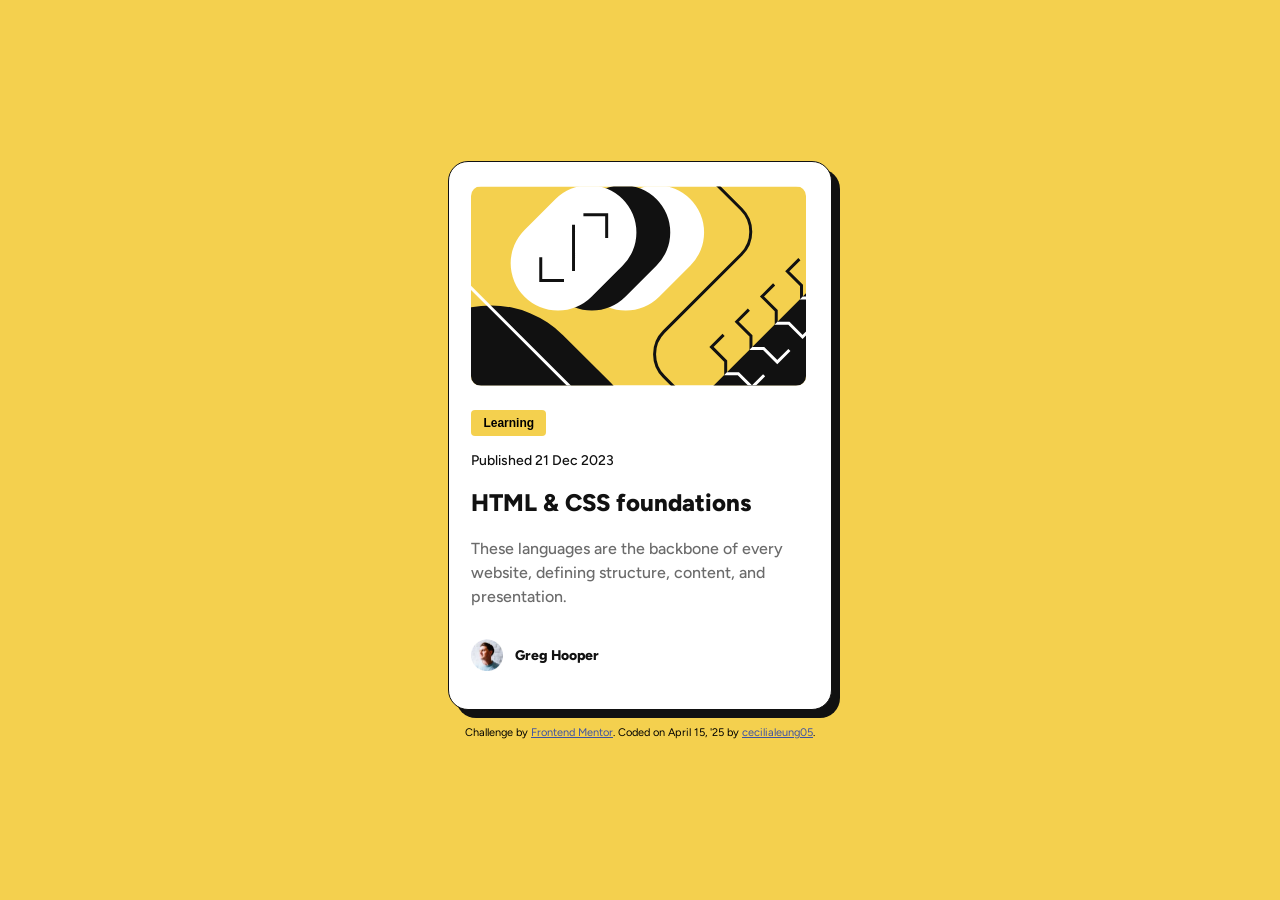
<file: blog-preview-card-main/index.html>
<!DOCTYPE html>
<html lang="en">
<head>
  <meta charset="UTF-8">
  <meta name="viewport" content="width=device-width, initial-scale=1.0"> <!-- displays site properly based on user's device -->
  <link rel="icon" type="image/png" sizes="32x32" href="./assets/images/favicon-32x32.png">
  <link rel="stylesheet" href="./style.css">
  <link href="https://fonts.googleapis.com/css2?family=Figtree:wght@500;700;800&display=swap" rel="stylesheet">

  <title>Frontend Mentor | Blog preview card by cecilialeung05</title>
</head>
<body>
  <main> 
    <div class="blog-preview-card__border-wrapper">
      <div class="blog-preview-card">  
        <img class="blog-preview-card__image" src="./assets/images/illustration-article.svg" alt="HTLM & CSS Foundations Card Photo">
        <div class="blog-content"> 
          <button>Learning</button>
          <p class="blog-content__date">Published 21 Dec 2023</p>
          <h1 class="blog-content__title">HTML & CSS foundations</h1>
          <p class="blog-content__description">These languages are the backbone of every website, defining structure, content, and presentation.</p>
          <p class="blog-content__author"><img src="./assets/images/image-avatar.webp" alt="Image Avatar for Author Greg Hooper"> Greg Hooper</p>
        </div>
      </div>
    </div>
    <div class="attribution">
      Challenge by <a href="https://www.frontendmentor.io?ref=challenge" target="_blank">Frontend Mentor</a>. 
      Coded on April 15, '25 by <a href="https://github.com/cecilialeung05/frontend-mentor-projects">cecilialeung05</a>.
    </div>
  </main>
</body>
</html>
</file>
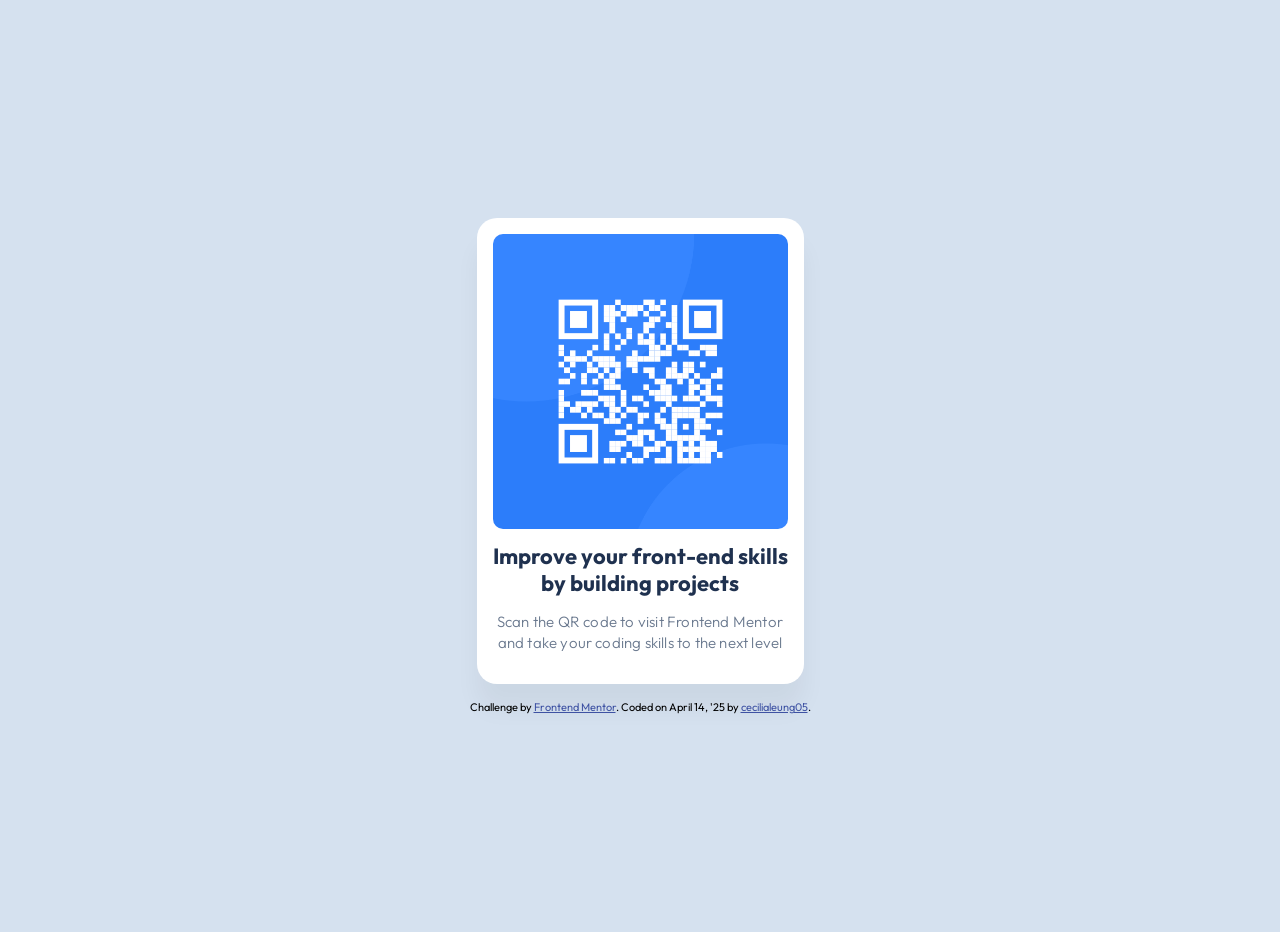
<file: qr-code-component-main/index.html>
<!DOCTYPE html>
<html lang="en">
<head>
  <meta charset="UTF-8">
  <meta name="viewport" content="width=device-width, initial-scale=1.0"> <!-- displays site properly based on user's device -->
  <link rel="icon" type="image/png" sizes="32x32" href="./images/favicon-32x32.png">
  <link rel="stylesheet" href="./style.css">
  <link href="https://fonts.googleapis.com/css2?family=Outfit:wght@300;700&display=swap" rel="stylesheet">
  <title>Frontend Mentor | QR code component by cecilialeung05</title>

</head>
<body>
  <main> 
    <div class="qr-card">
      <img src="./images/image-qr-code.png" alt="QR code linking to Frontend Mentor website">
      <h1>Improve your front-end skills by building projects</h1>
      <p>Scan the QR code to visit Frontend Mentor and take your coding skills to the next level</p>
    </div>
  </main>
  
  <div class="attribution">
    Challenge by <a href="https://www.frontendmentor.io?ref=challenge" target="_blank">Frontend Mentor</a>. 
    Coded on April 14, '25 by <a href="https://github.com/cecilialeung05/frontend-mentor-projects">cecilialeung05</a>.
  </div>
</body>
</html>
</file>
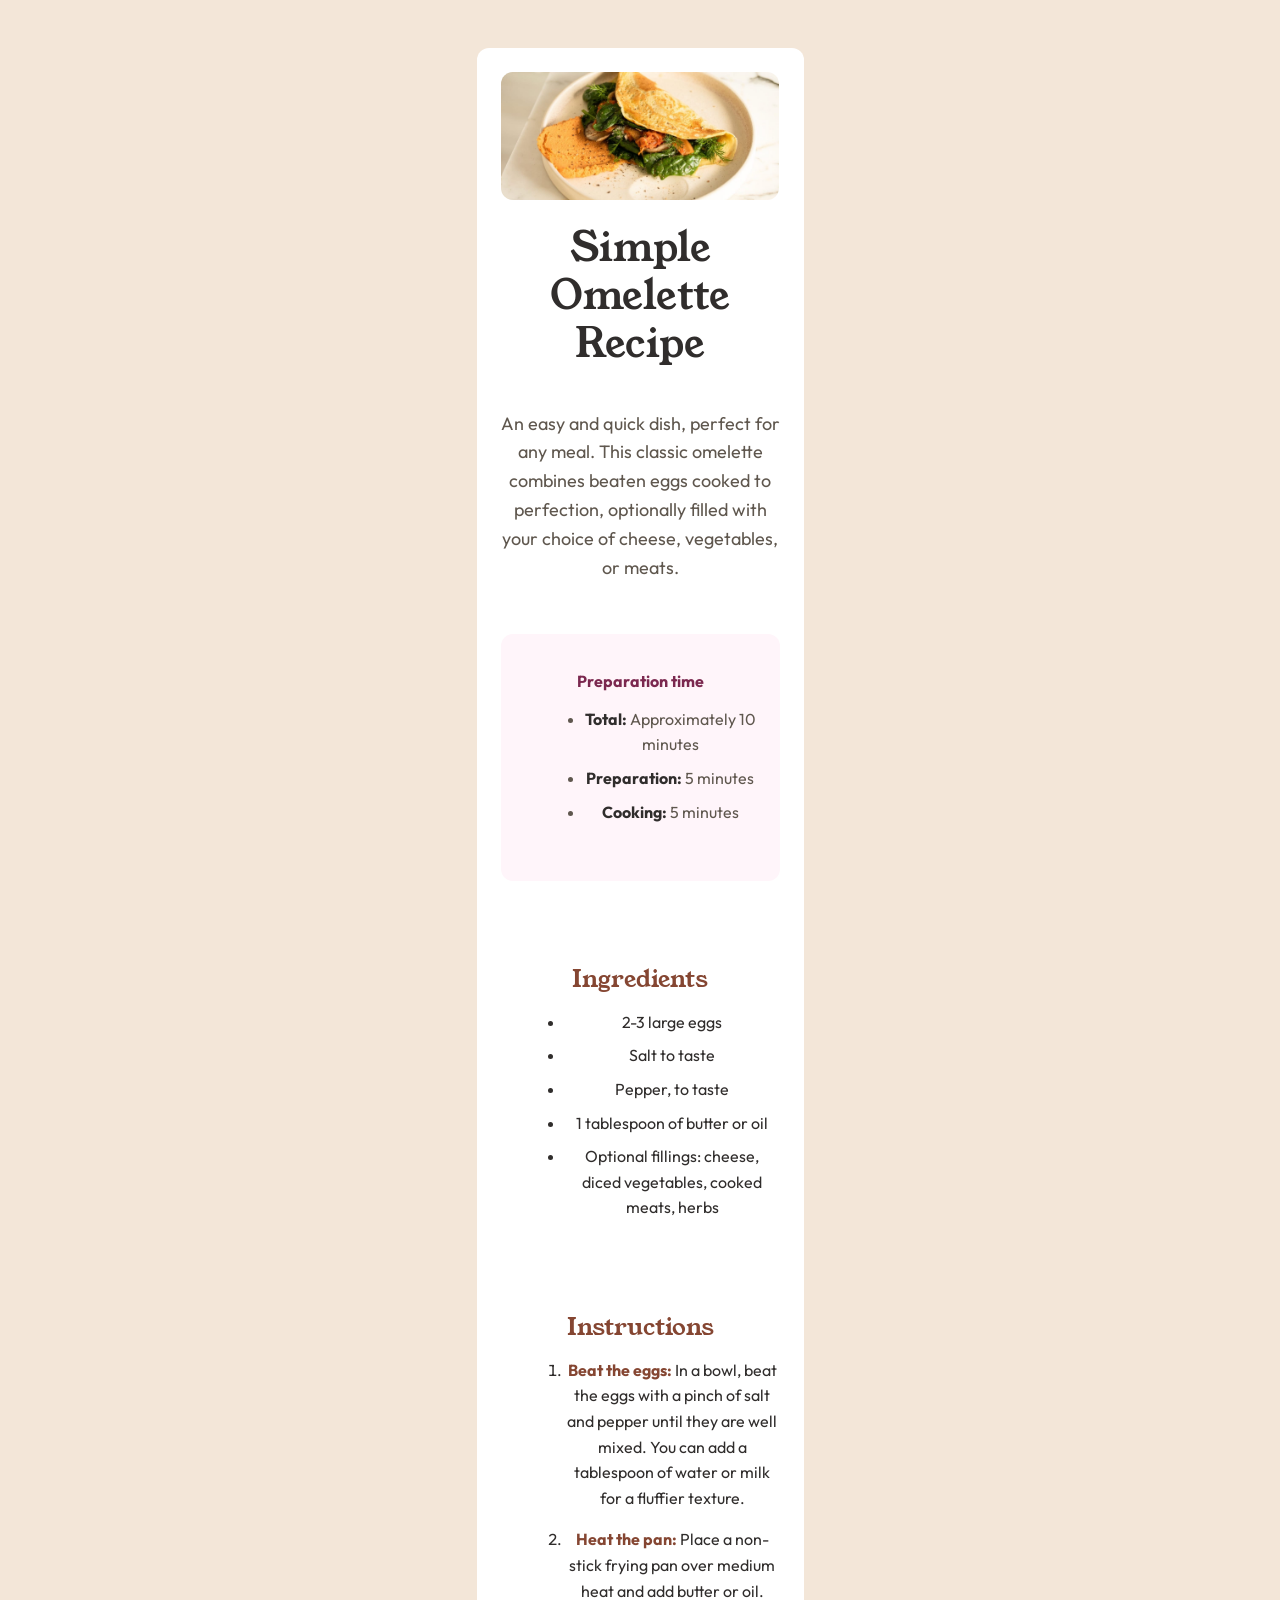
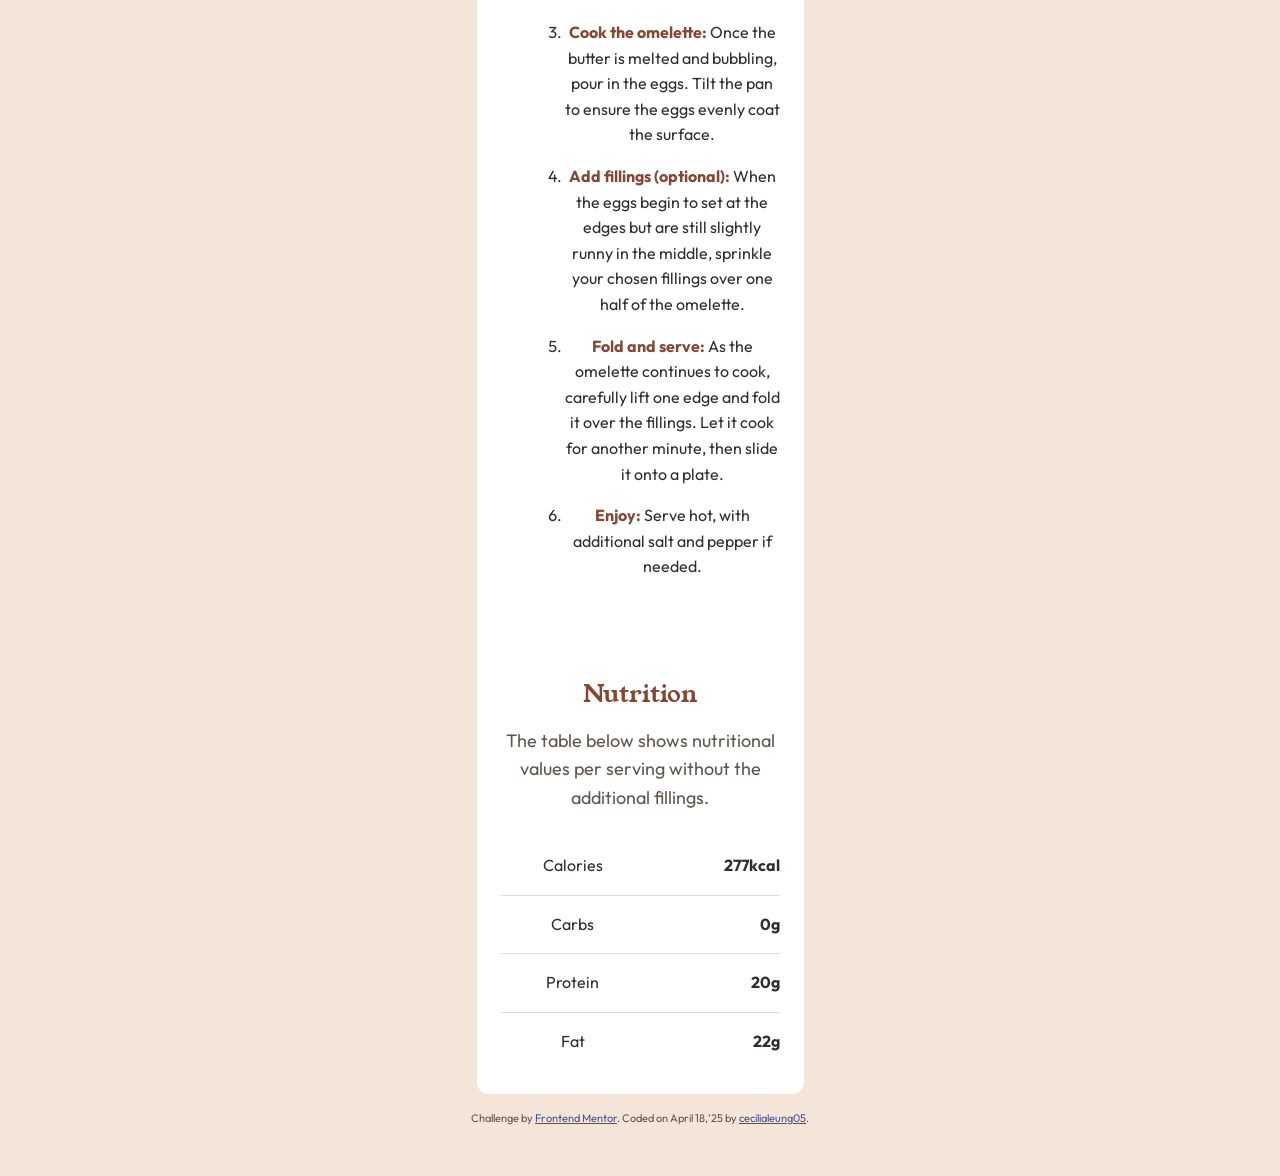
<file: recipe-page-main/index.html>
<!DOCTYPE html>
<html lang="en">
<head>
  <meta charset="UTF-8">
  <meta name="viewport" content="width=device-width, initial-scale=1.0"> <!-- displays site properly based on user's device -->
  <link href="https://fonts.googleapis.com/css2?family=Outfit:wght@400;600;700&family=Young+Serif&display=swap" rel="stylesheet">
  <link rel="stylesheet" href="./styles/main.css">
  <link rel="icon" type="image/png" sizes="32x32" href="./assets/images/favicon-32x32.png">
  
  <title>Frontend Mentor | Recipe page by cecilialeung05</title>
</head>
<body>
  <div class="container">

    <img src="./assets/images/image-omelette.jpeg" alt="photo of omelette on plate">

    <h1 class="recipe-title">Simple Omelette Recipe</h1>

    <p>An easy and quick dish, perfect for any meal. This classic omelette combines beaten eggs cooked 
      to perfection, optionally filled with your choice of cheese, vegetables, or meats.</p>
      
    <section class="preparation-time-section">
      <h2 class="section-title">Preparation time</h2>
      <ul class="preparation-time-list">
        <li><strong>Total:</strong> Approximately 10 minutes</li>
        <li><strong>Preparation:</strong> 5 minutes</li>
        <li><strong>Cooking:</strong> 5 minutes</li>
      </ul>
    </section>

    <section class="ingredients-section">
      <h2 class="section-title">Ingredients</h2>
      <ul class="ingredients-list">
        <li>2-3 large eggs</li>
        <li>Salt to taste</li>
        <li>Pepper, to taste</li>
        <li>1 tablespoon of butter or oil</li>
        <li>Optional fillings: cheese, diced vegetables, cooked meats, herbs</li>
      </ul>
    </section>

    <section class="instructions-section">
      <h2 class="section-title">Instructions</h2>
      <ol class="instructions-list">
        <li><strong>Beat the eggs:</strong> In a bowl, beat the eggs with a pinch of salt and pepper until they are well mixed. 
          You can add a tablespoon of water or milk for a fluffier texture.</li>
        <li><strong>Heat the pan:</strong> Place a non-stick frying pan over medium heat and add butter or oil.</li>
        <li><strong>Cook the omelette:</strong> Once the butter is melted and bubbling, pour in the eggs. Tilt the pan to ensure 
          the eggs evenly coat the surface.</li>
        <li><strong>Add fillings (optional):</strong> When the eggs begin to set at the edges but are still slightly runny in the 
          middle, sprinkle your chosen fillings over one half of the omelette.</li>
        <li><strong>Fold and serve:</strong> As the omelette continues to cook, carefully lift one edge and fold it over the 
          fillings. Let it cook for another minute, then slide it onto a plate.</li>
        <li><strong>Enjoy:</strong> Serve hot, with additional salt and pepper if needed.</li>
      </ol>
    </section>

    <section class="nutrition-section">
      <h2>Nutrition</h2>
      <p>The table below shows nutritional values per serving without the additional fillings.</p>
    
      <table class="nutrition-table">
        <tbody>
          <tr>
            <td>Calories</td>
            <td><strong>277kcal</strong></td>
          </tr>
          <tr>
            <td>Carbs</td>
            <td><strong>0g</strong></td>
          </tr>
          <tr>
            <td>Protein</td>
            <td><strong>20g</strong></td>
          </tr>
          <tr>
            <td>Fat</td>
            <td><strong>22g</strong></td>
          </tr>
        </tbody>
      </table>
    </section>
  </div>  
  
  <div class="attribution">
    Challenge by <a href="https://www.frontendmentor.io?ref=challenge" target="_blank">Frontend Mentor</a>. 
    Coded on April 18,'25 by <a href="#">cecilialeung05</a>.
  </div>
</body>
</html>
</file>
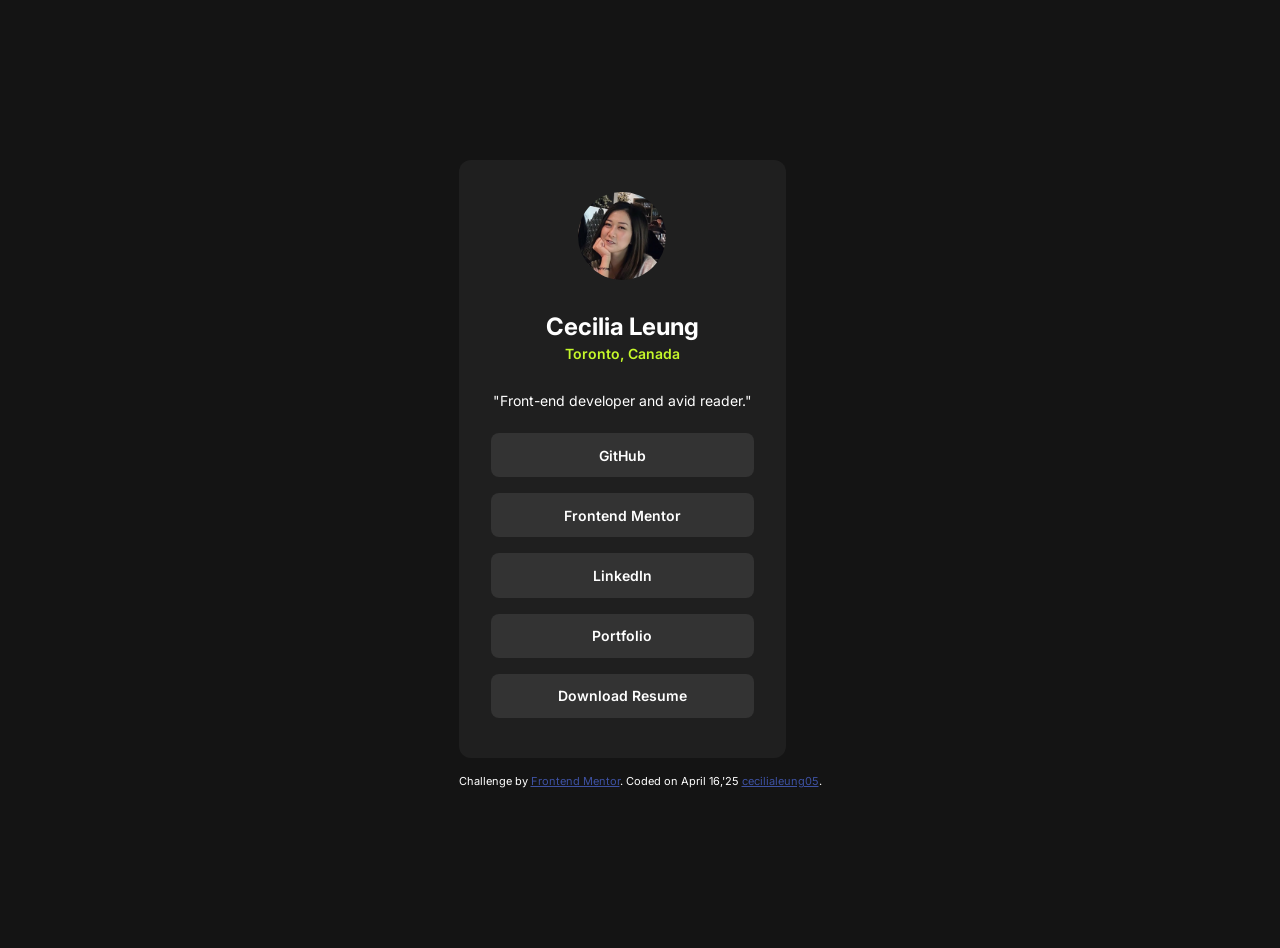
<file: social-links-profile-main/index.html>
<!DOCTYPE html>
<html lang="en">
<head>
  <meta charset="UTF-8">
  <meta name="viewport" content="width=device-width, initial-scale=1.0"> <!-- displays site properly based on user's device -->
  <link rel="icon" type="image/png" sizes="32x32" href="./assets/images/favicon-32x32.png">
  <link href="https://fonts.googleapis.com/css2?family=Inter:wght@400;600;700&display=swap" rel="stylesheet">
  <title>Frontend Mentor | Social links profile by cecilialeung05</title>
  <link rel="stylesheet" href="./style.css">
</head>
<body>
  <main>
    <div class="social-card"> 
      <img class="social-card__photo" src="./assets/images/cecilia-leung-image.png" alt="Cecilia Leung profile photo">
      <h1 class="social-card__name">Cecilia Leung</h1>
      <p class="social-card__location">Toronto, Canada</p>
      <p class="social-card__description">"Front-end developer and avid reader."</p>
      <a href="https://github.com/cecilialeung05" target="_blank" rel="noopener noreferrer" class="social-card__button">GitHub</a>
      <a href="https://www.frontendmentor.io/profile/cecilialeung05" target="_blank" rel="noopener noreferrer" class="social-card__button">Frontend Mentor</a>
      <a href="https://www.linkedin.com/in/cecilialeung05/" target="_blank" rel="noopener noreferrer" class="social-card__button">LinkedIn</a>
      <a href="https://cecilia-leung.vercel.app/" target="_blank" rel="noopener noreferrer" class="social-card__button">Portfolio</a>
      <a href="./assets/cecilia-leung-resume-04-16.pdf" download target="_blank" rel="noopener noreferrer" class="social-card__button" aria-label="Download Cecilia Leung's resume in PDF format">Download Resume</a>
    </div>
    <div class="attribution">
      Challenge by <a href="https://www.frontendmentor.io?ref=challenge" target="_blank">Frontend Mentor</a>. 
      Coded on April 16,'25 <a href="https://www.frontendmentor.io/profile/cecilialeung05">cecilialeung05</a>.
    </div>
  </main>
</body>
</html>
</file>
<file: blog-preview-card-main/style.css>
*,
*::before,
*::after {
  box-sizing: border-box;
}

html {
    -webkit-font-smoothing: antialiased;
    -moz-osx-font-smoothing: grayscale;
}

body {
    font-family: 'Figtree', sans-serif;
    -webkit-font-smoothing: antialiased;
    -moz-osx-font-smoothing: grayscale;
    background-color: #F4D04E;
    margin: 0;
    width: 100vw;
    min-height: 100vh; 
    
    padding: 1.5rem;
    display: flex;
    justify-content: center;
    align-items: center;  
}

.blog-preview-card {
    max-width: 20.4375rem;
    background-color:#FFFFFF;
    border-radius: 1.25rem;
    box-shadow: 0.5rem 0.5rem 0 #111111; 
    border: 1px solid #111111;
    overflow: hidden;
    width: 100%;
    padding: 1.5rem 1.4rem;
}

.blog-preview-card__image {
    max-width: 100%; 
    height: 12.5rem; 
    border-radius: 0.625rem; 
    object-fit: cover;
    display: block;
}

.blog-content {
    padding-top: 1.5rem;
    display: flex;
    flex-direction: column;
}

.blog-content button {
    font-weight: 800;
    font-size: 0.75rem;
    line-height: 1.5;
    background-color: #F4D04E;
    border: none;
    border-radius: 0.25rem;
    padding: 0.25rem 0.75rem;
    align-self: flex-start;
}

.blog-content__date {
    font-weight: 500;
    font-size: 0.875rem;
    line-height: 1.5;
    color: #111111;
}

.blog-content__title {
    font-weight: 800;
    font-size: 1.5rem;
    line-height: 1.5;
    letter-spacing: 0;
    color: #111111;
    margin: 0;
}

.blog-content__title:hover {
    color: #F4D04E;
    cursor: pointer;
}

.blog-content__description {
    font-weight: 500;
    font-size: 1rem;
    line-height: 1.5;
    color: #6B6B6B;
}

.blog-content__author img {
    width: 32px;
    height: 32px;
}

.blog-content__author {
    display: flex;
    align-items: center;
    font-weight: 800;
    font-size: 0.875rem;
    line-height: 1.5;
    gap: 0.75rem;
    color: #111111;
}

.attribution { 
    margin-top: 1rem;
    font-size: 11px;
    text-align: center;
}

 .attribution a {
    color: hsl(228, 45%, 44%); 
}

@media (min-width: 768px) {
    .blog-preview-card {
      max-width: 24rem; 
    }
  }
</file>
<file: qr-code-component-main/style.css>
*,
*::before,
*::after {
  box-sizing: border-box;
}

html, body {
    background-color: #D5E1EF;
    font-family: 'Outfit', sans-serif;
    margin: 0;
    width: 100vw;
    min-height: 100vh; 
    padding: 1rem;

    display: flex;
    flex-direction: column;
    justify-content: center;
    align-items: center;  
    
    -webkit-font-smoothing: antialiased;
    -moz-osx-font-smoothing: grayscale;
}

.qr-card {
    max-width: 327px;
    background-color:#FFFFFF;
    margin: 0 auto;
    border-radius: 1.25rem;
    padding: 1rem;
    text-align: center;
    box-shadow: 0px 25px 25px rgba(0, 0, 0, 0.0477);
}


.qr-card img {
    width: 100%;
    height: auto;
    display: block;
    border-radius: .625rem; 
}

.qr-card h1 {
    font-size: 1.375rem;    
    letter-spacing: 0rem;
    line-height: 1.2;
    color: #1f314f;
    font-weight: 700;
}

.qr-card p {
    font-size: .9375rem;
    letter-spacing: .0125rem;
    line-height: 1.4;
    color: #68778D;
    font-weight: 300;
}

.attribution { 
    margin-top: 1rem;
    font-size: 11px;
    text-align: center;
}

 .attribution a {
    color: hsl(228, 45%, 44%); 
}
</file>
<file: recipe-page-main/styles/main.css>
*,
*::before,
*::after {
  box-sizing: border-box;
}

html, body {
  font-family: "Outfit", sans-serif;
  font-size: 16px;
  color: hsl(30, 10%, 34%);
  background-color: hsl(30, 54%, 90%);
  line-height: 1.6;
  font-weight: 400;
  font-size: 16px;
  margin: 0;
  width: 100vw;
  min-height: 100vh;
  padding: 1.5rem;
  display: flex;
  flex-direction: column;
  justify-content: center;
  align-items: center;
  -webkit-font-smoothing: antialiased;
  -moz-osx-font-smoothing: grayscale;
}

img {
  max-width: 100%;
  height: auto;
  border-radius: 12px;
}

.container {
  background-color: hsl(0, 0%, 100%);
  border-radius: 12px;
  max-width: 327px;
  width: 327px;
  text-align: center;
  padding: 1.5rem 1.5rem;
  display: flex;
  flex-direction: column;
  align-items: center;
  text-align: center;
}

h1 {
  font-family: "Young Serif", serif;
  line-height: 1.2;
  font-weight: 400;
  color: hsl(24, 5%, 18%);
}

h2 {
  font-family: "Young Serif", serif;
  line-height: 1.2;
  font-weight: 400;
  color: hsl(14, 45%, 36%);
}

.section-title {
  font-size: 1.5rem;
  margin-bottom: 1rem;
  font-family: "Young Serif", serif;
}

p {
  margin-bottom: 1.25rem;
}

ul, ol {
  margin-left: 1.5rem;
  margin-bottom: 2rem;
}

li {
  margin-bottom: 0.75rem;
}

strong {
  color: hsl(24, 5%, 18%);
  font-weight: 700;
}

.attribution {
  margin-top: 1rem;
  font-size: 11px;
  text-align: center;
}

.attribution a {
  color: hsl(228, 45%, 44%);
}

@media (min-width: 768px) {
  .social-card {
    max-width: 384px;
    padding: 2rem;
  }
}
.recipe-title {
  font-family: "Young Serif", serif;
  font-size: 2rem;
  color: hsl(24, 5%, 18%);
  margin: 1.5rem 0;
}
@media (min-width: 768px) {
  .recipe-title {
    font-size: 2.5rem;
  }
}

p {
  font-size: 1rem;
  color: hsl(30, 10%, 34%);
  margin-bottom: 1.25rem;
}
@media (min-width: 768px) {
  p {
    font-size: 1.125rem;
  }
}

.nutrition-section {
  margin-top: 3rem;
}
.nutrition-section h2 {
  font-family: "Young Serif", serif;
  color: hsl(14, 45%, 36%);
  font-size: 1.5rem;
  margin-bottom: 1rem;
}
.nutrition-section p {
  font-family: "Outfit", sans-serif;
  color: hsl(30, 10%, 34%);
  margin-bottom: 1.5rem;
}
.nutrition-section .nutrition-table {
  width: 100%;
  border-collapse: collapse;
  font-family: "Outfit", sans-serif;
  font-size: 1rem;
}
.nutrition-section .nutrition-table tr {
  border-bottom: 1px solid hsl(30, 18%, 87%);
}
.nutrition-section .nutrition-table tr:last-child {
  border-bottom: none;
}
.nutrition-section .nutrition-table tr td {
  padding: 1rem 0;
  color: hsl(24, 5%, 18%);
}
.nutrition-section .nutrition-table tr td:first-child {
  font-weight: 400;
}
.nutrition-section .nutrition-table tr td:last-child {
  font-weight: 700;
  color: hsl(14, 45%, 36%);
  text-align: right;
}

.ingredients-section {
  margin-top: 2rem;
}
.ingredients-section .ingredients-list {
  list-style: disc;
  margin-left: 1.5rem;
  color: hsl(24, 5%, 18%);
}
.ingredients-section .ingredients-list li {
  margin-bottom: 0.5rem;
}

.instructions-section {
  margin-top: 2.5rem;
}
.instructions-section .instructions-list {
  list-style: decimal;
  margin-left: 1.5rem;
  color: hsl(24, 5%, 18%);
}
.instructions-section .instructions-list li {
  margin-bottom: 1rem;
  line-height: 1.6;
}
.instructions-section .instructions-list li strong {
  color: hsl(14, 45%, 36%);
}

.preparation-time-section {
  background-color: hsl(330, 100%, 98%);
  border-radius: 12px;
  padding: 1.5rem;
  margin: 2rem 0;
}
.preparation-time-section h2 {
  font-size: 1rem;
  color: hsl(332, 51%, 32%);
  font-family: "Outfit", sans-serif;
  font-weight: 700;
  margin-bottom: 1rem;
}
.preparation-time-section .preparation-time-list {
  list-style: disc;
  margin-left: 1.25rem;
}
.preparation-time-section .preparation-time-list li {
  margin-bottom: 0.5rem;
}
.preparation-time-section .preparation-time-list li strong {
  color: hsl(24, 5%, 18%);
}/*# sourceMappingURL=main.css.map */
</file>
<file: social-links-profile-main/style.css>
*,
*::before,
*::after {
  box-sizing: border-box;
}

html, body {
    background-color: hsl(0, 0%, 8%);
    color: hsl(0, 0%, 100%);
    font-family: 'Inter', sans-serif;
    margin: 0;
    width: 100vw;
    min-height: 100vh; 
    padding: 1.5rem;

    display: flex;
    flex-direction: column;
    justify-content: center;
    align-items: center;  
    
    -webkit-font-smoothing: antialiased;
    -moz-osx-font-smoothing: grayscale;
}

.social-card {
    background-color: hsl(0, 0%, 12%);
    border-radius: 12px;
    max-width: 327px;
    width: 327px;
    text-align: center;
    padding: 2rem 1.5rem;
    display: flex;
    flex-direction: column;
    align-items: center;
    text-align: center;
}

.social-card__photo {
    width: 88px;
    height: 88px;
    border-radius: 50%;
    object-fit: cover;
    margin: 0 auto 1rem;
    display: block;
  }

.social-card__name {
    font-weight: 700;
    font-size: 1.5rem;
    margin-bottom: 0.25rem;
}

.social-card__name:focus,
.social-card__name:hover {
    color: hsl(75, 94%, 57%);
}

.social-card__location {
    color: hsl(75, 94%, 57%);
    font-weight: 600;
    font-size: 14px;
    margin-top: 0;
    margin-bottom: 1rem;
}

.social-card__description {
    font-weight: 400;
    font-size: 14px;
    color: hsl(0, 0%, 100%);
    margin-bottom: 1rem;
}


.social-card__button {
    background-color: hsl(0, 0%, 20%); 
    color: hsl(0, 0%, 100%);
    display: block;
    text-decoration: none;
    font-weight: 600;
    font-size: 14px;
    border-radius: 8px;
    text-align: center;
    margin: 0.5rem 0;
    max-width: 100%;
    width: 100%;
    padding: 0.85rem;
    margin-top: 0.50rem;
    transition: background-color 0.3s ease, color 0.3s ease;
}

.social-card__button:hover,
.social-card__button:focus {
   background-color: hsl(75, 94%, 57%);
   color: hsl(0, 0%, 20%); 
   outline: none;
}


.attribution { 
    margin-top: 1rem;
    font-size: 11px;
    text-align: center;
}

 .attribution a {
    color: hsl(228, 45%, 44%); 
}

@media (min-width: 768px) {
    .social-card {
      max-width: 384px;
      padding: 2rem;
    }
}
</file>
